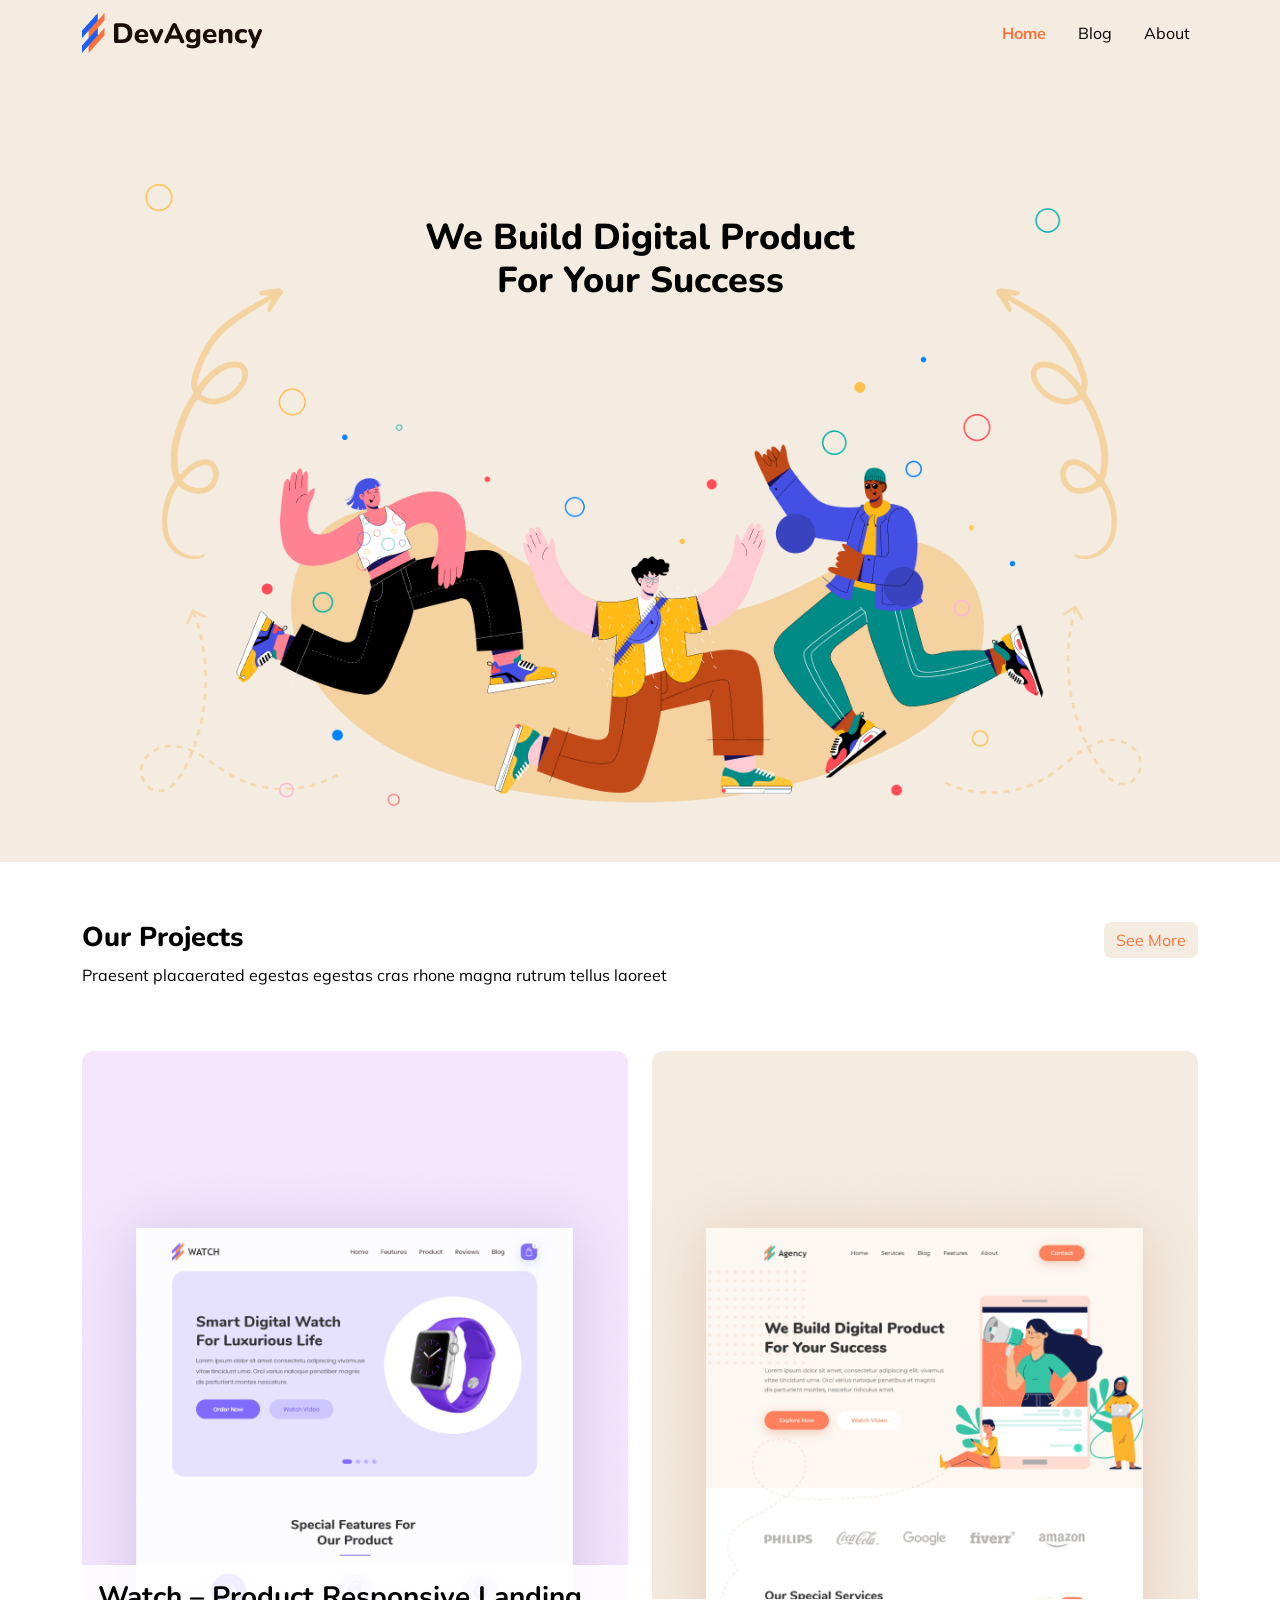
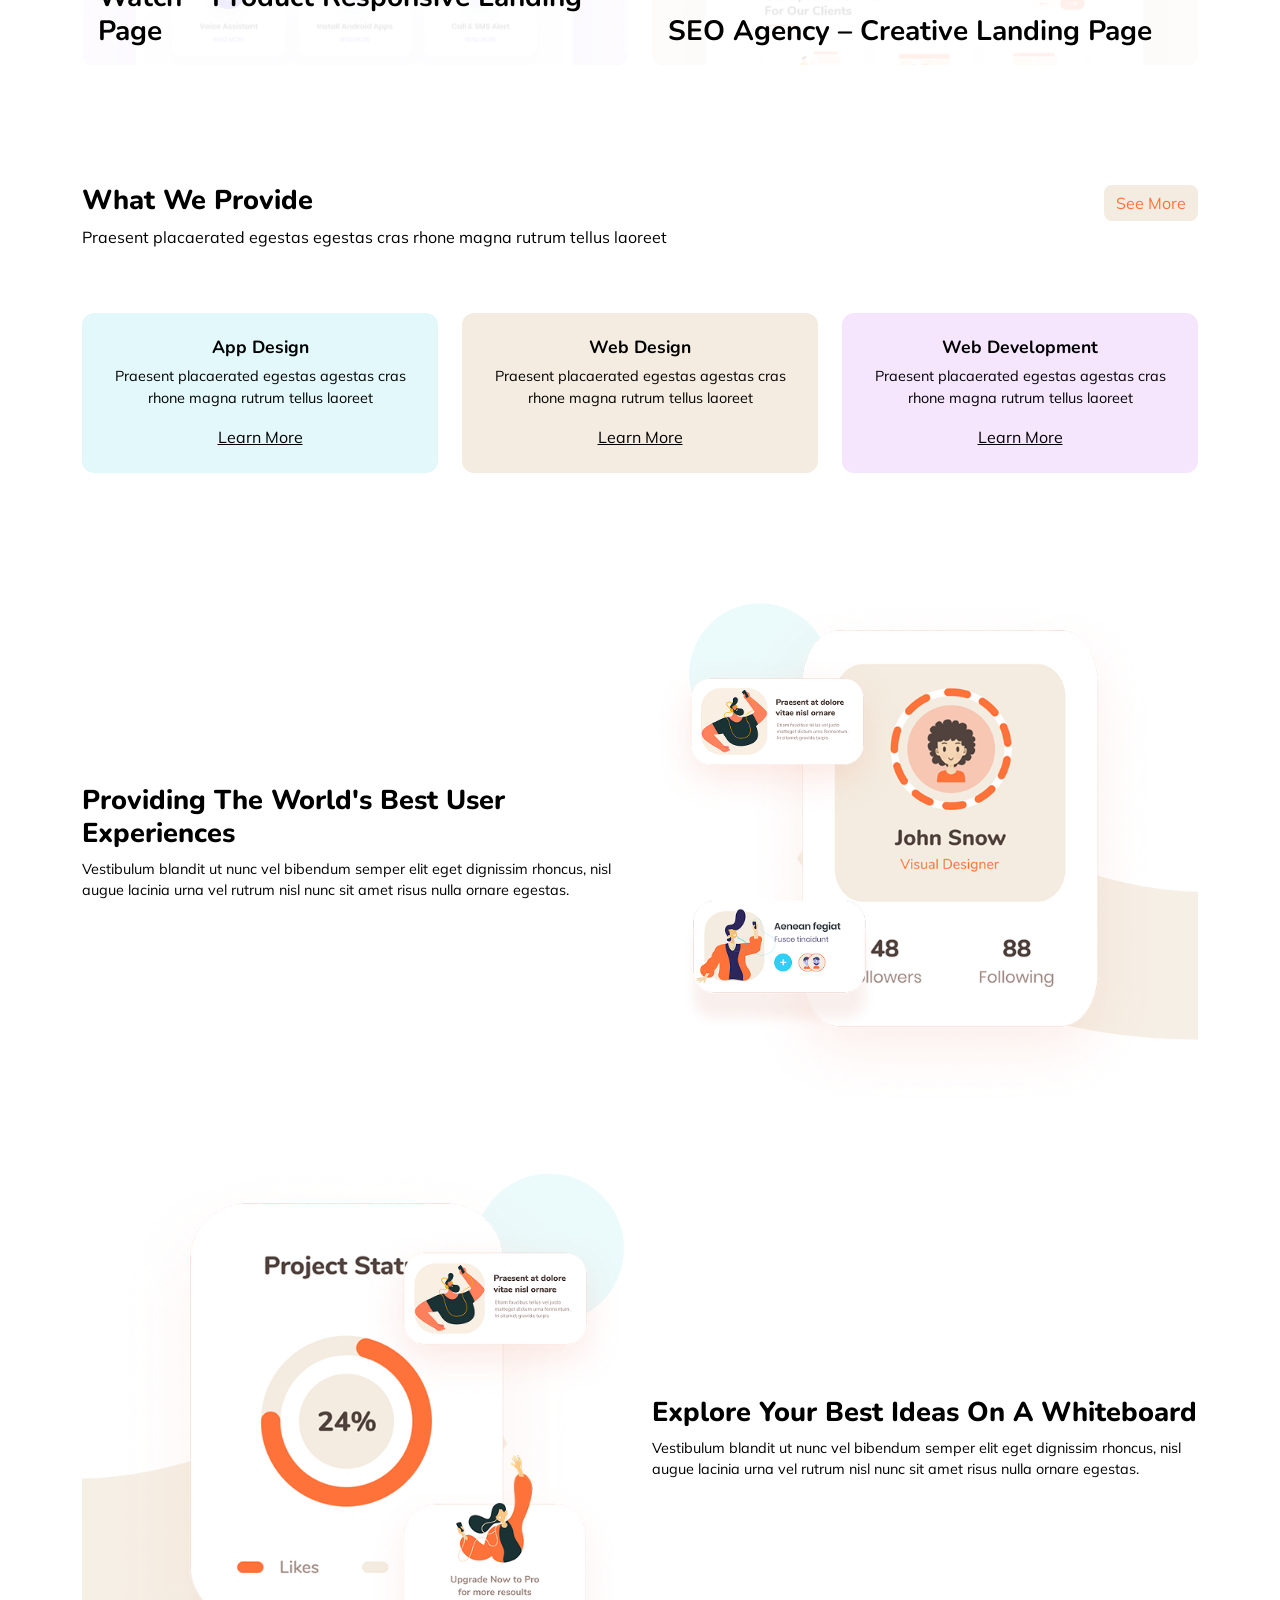
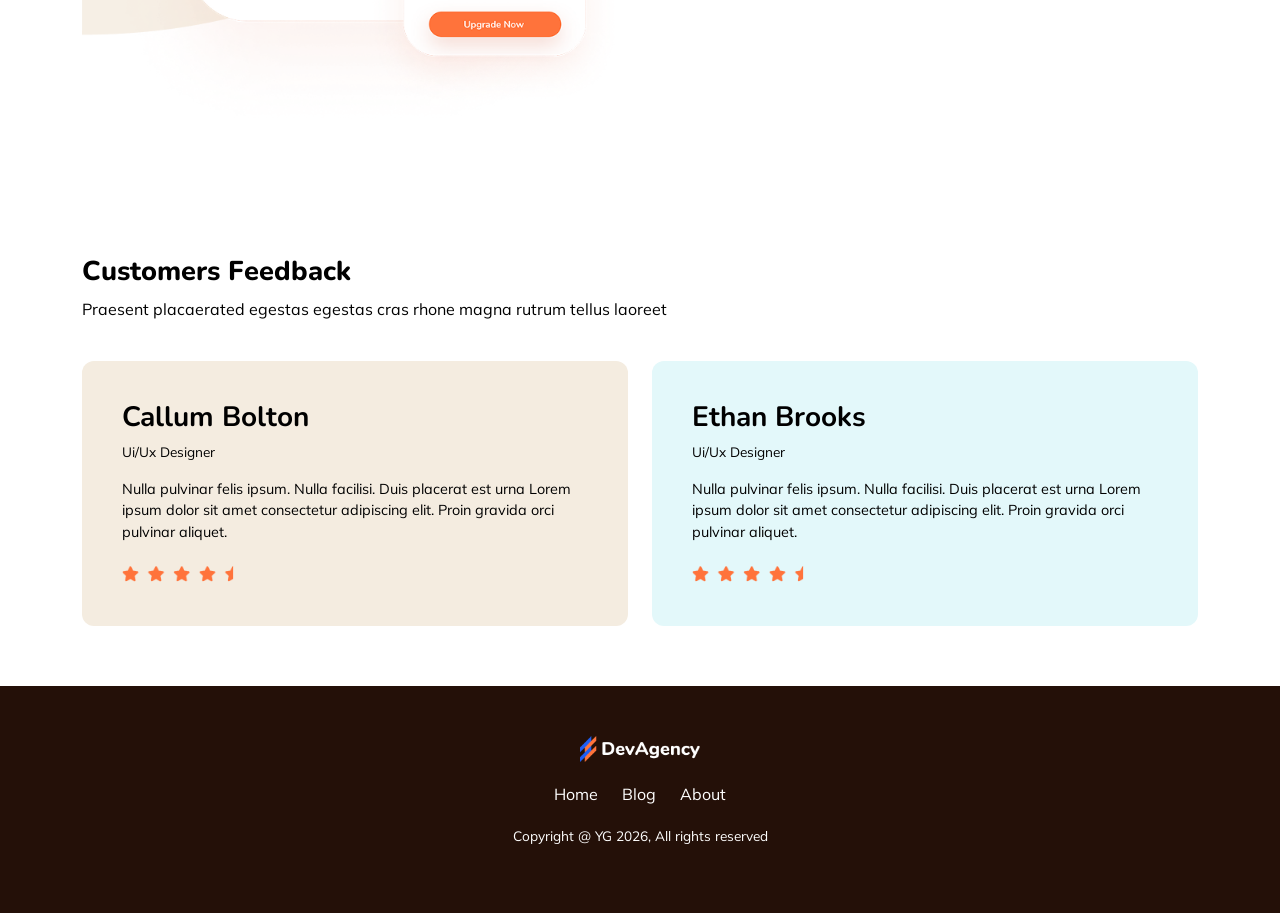
<file: index.html>
<!DOCTYPE html>
<html lang="en">
<head>
  <meta charset="UTF-8" />
  <meta name="viewport" content="width=device-width, initial-scale=1.0" />
  <title>DevAgency–Home</title>
  <link href="https://cdn.jsdelivr.net/npm/bootstrap@5.3.3/dist/css/bootstrap.min.css" rel="stylesheet" />
  <link href="https://fonts.googleapis.com/css2?family=Nunito:wght@400;600;700;800&family=Mulish:wght@400;600;700&display=swap" rel="stylesheet" />
  <link rel="stylesheet" href="style.css" />
</head>
<body>

  <a class="skip-link" href="#main-content">Skip to main content</a>

  <!-- Navbar -->
  <nav class="navbar navbar-expand-lg navbar-overlay" aria-label="Main navigation">
    <div class="container">
      <a class="navbar-brand" href="index.html">
        <picture>
          <source media="(min-width: 768px)" srcset="images/logo-tablet-header.png" />
          <img src="images/logo-mobile-header.png" alt="DevAgency logo" />
        </picture>
      </a>
      <button class="navbar-toggler" type="button"
        data-bs-toggle="collapse" data-bs-target="#navbarNav"
        aria-controls="navbarNav" aria-expanded="false"
        aria-label="Toggle navigation">
        <span class="navbar-toggler-icon"></span>
      </button>
      <div class="collapse navbar-collapse justify-content-end" id="navbarNav">
        <ul class="navbar-nav gap-3">
          <li class="nav-item">
            <a class="nav-link active" aria-current="page" href="index.html">Home</a>
          </li>
          <li class="nav-item">
            <a class="nav-link" href="blog.html">Blog</a>
          </li>
          <li class="nav-item">
            <a class="nav-link" href="about.html">About</a>
          </li>
        </ul>
      </div>
    </div>
  </nav>

  <main id="main-content" itemscope itemtype="https://schema.org/WebPage">

    <!-- Hero -->
    <section class="hero-section" aria-label="Hero banner">
      <picture>
        <source media="(min-width: 768px)"
          srcset="images/home-header-img-tablet.png"
          sizes="100vw" />
        <img
          src="images/home-header-img-mobile.png"
          srcset="images/home-header-img-mobile.png 400w, images/home-header-img-tablet.png 600w"
          sizes="100vw"
          alt="Team of designers and developers working together" />
      </picture>
      <div class="hero-title">
        <h1>We Build Digital Product<br />For Your Success</h1>
      </div>
    </section>

    <!-- Our Projects -->
    <section class="our-projects" aria-label="Our Projects">
      <div class="container">
        <div class="d-flex justify-content-between align-items-start">
          <div>
            <h2>Our Projects</h2>
            <p>Praesent placaerated egestas egestas cras rhone magna rutrum tellus laoreet</p>
          </div>
          <a href="#" class="btn btn-see-more">See More</a>
        </div>
        <div class="row g-4 mt-4">
          <div class="col-12 col-md-6">
            <div class="project-card">
              <picture>
                <source media="(min-width: 768px)" srcset="images/home-ourpro-tablet-1.png" sizes="500px" />
                <img
                  src="images/home-ourpro-mobile-1.png"
                  srcset="images/home-ourpro-mobile-1.png 400w, images/home-ourpro-tablet-1.png 500w"
                  sizes="(max-width: 1439px) 90vw, 500px"
                  alt="Watch - Product Responsive Landing Page project preview" />
              </picture>
              <h3>Watch – Product Responsive Landing Page</h3>
            </div>
          </div>
          <div class="col-12 col-md-6">
            <div class="project-card">
              <picture>
                <source media="(min-width: 768px)" srcset="images/home-ourpro-tablet-2.png" sizes="500px" />
                <img
                  src="images/home-ourpro-mobile-2.png"
                  srcset="images/home-ourpro-mobile-2.png 400w, images/home-ourpro-tablet-2.png 500w"
                  sizes="(max-width: 1439px) 90vw, 500px"
                  alt="SEO Agency - Creative Landing Page project preview" />
              </picture>
              <h3>SEO Agency – Creative Landing Page</h3>
            </div>
          </div>
        </div>
      </div>
    </section>

    <!-- What We Provide -->
    <section class="what-we-provide" aria-label="What We Provide">
      <div class="container">
        <div class="d-flex justify-content-between align-items-start">
          <div>
            <h2>What We Provide</h2>
            <p>Praesent placaerated egestas egestas cras rhone magna rutrum tellus laoreet</p>
          </div>
          <a href="#" class="btn btn-see-more">See More</a>
        </div>
        <div class="row g-4 mt-4">
          <div class="col-12 col-md-4">
            <div class="provide-card">
              <h3>App Design</h3>
              <p>Praesent placaerated egestas agestas cras rhone magna rutrum tellus laoreet</p>
              <a href="#" class="learn-more">Learn More</a>
            </div>
          </div>
          <div class="col-12 col-md-4">
            <div class="provide-card">
              <h3>Web Design</h3>
              <p>Praesent placaerated egestas agestas cras rhone magna rutrum tellus laoreet</p>
              <a href="#" class="learn-more">Learn More</a>
            </div>
          </div>
          <div class="col-12 col-md-4">
            <div class="provide-card">
              <h3>Web Development</h3>
              <p>Praesent placaerated egestas agestas cras rhone magna rutrum tellus laoreet</p>
              <a href="#" class="learn-more">Learn More</a>
            </div>
          </div>
        </div>
      </div>
    </section>

    <!-- Experiences + Explore -->
    <section class="experiences-section" aria-label="User Experiences and Explore Ideas">
      <div class="container">
        <div class="row align-items-center mb-5">
          <div class="col-12 col-md-6">
            <h2>Providing The World's Best User Experiences</h2>
            <p>Vestibulum blandit ut nunc vel bibendum semper elit eget dignissim rhoncus, nisl augue lacinia urna vel rutrum nisl nunc sit amet risus nulla ornare egestas.</p>
          </div>
          <div class="col-12 col-md-6">
            <picture>
              <source media="(min-width: 768px)" srcset="images/home-provide-tablet-1.png" sizes="500px" />
              <img
                src="images/home-provide-mobile-1.png"
                srcset="images/home-provide-mobile-1.png 400w, images/home-provide-tablet-1.png 500w"
                sizes="(max-width: 1439px) 90vw, 500px"
                alt="User experience profile card illustration" />
            </picture>
          </div>
        </div>
        <div class="row align-items-center">
          <div class="col-12 col-md-6">
            <picture>
              <source media="(min-width: 768px)" srcset="images/home-provide-tablet-2.png" sizes="500px" />
              <img
                src="images/home-provide-mobile-2.png"
                srcset="images/home-provide-mobile-2.png 400w, images/home-provide-tablet-2.png 500w"
                sizes="(max-width: 1439px) 90vw, 500px"
                alt="Project statistics chart illustration" />
            </picture>
          </div>
          <div class="col-12 col-md-6">
            <h2>Explore Your Best Ideas On A Whiteboard</h2>
            <p>Vestibulum blandit ut nunc vel bibendum semper elit eget dignissim rhoncus, nisl augue lacinia urna vel rutrum nisl nunc sit amet risus nulla ornare egestas.</p>
          </div>
        </div>
      </div>
    </section>

    <!-- Customers Feedback -->
    <section class="feedback-section" aria-label="Customers Feedback">
      <div class="container">
        <h2>Customers Feedback</h2>
        <p>Praesent placaerated egestas egestas cras rhone magna rutrum tellus laoreet</p>
        <div class="row g-4 mt-2">
          <div class="col-12 col-md-6">
            <div class="feedback-card">
              <h3>Callum Bolton</h3>
              <p class="feedback-role">Ui/Ux Designer</p>
              <p>Nulla pulvinar felis ipsum. Nulla facilisi. Duis placerat est urna Lorem ipsum dolor sit amet consectetur adipiscing elit. Proin gravida orci pulvinar aliquet.</p>
              <picture>
                <source media="(min-width: 768px)" srcset="images/home-tablet-4.5stars.png" sizes="150px" />
                <img
                  src="images/home-mobile-4.5stars.png"
                  srcset="images/home-mobile-4.5stars.png 100w, images/home-tablet-4.5stars.png 150w"
                  sizes="(max-width: 1439px) 100px, 150px"
                  alt="4.5 star rating" />
              </picture>
            </div>
          </div>
          <div class="col-12 col-md-6">
            <div class="feedback-card">
              <h3>Ethan Brooks</h3>
              <p class="feedback-role">Ui/Ux Designer</p>
              <p>Nulla pulvinar felis ipsum. Nulla facilisi. Duis placerat est urna Lorem ipsum dolor sit amet consectetur adipiscing elit. Proin gravida orci pulvinar aliquet.</p>
              <picture>
                <source media="(min-width: 768px)" srcset="images/home-tablet-4.5stars.png" sizes="150px" />
                <img
                  src="images/home-mobile-4.5stars.png"
                  srcset="images/home-mobile-4.5stars.png 100w, images/home-tablet-4.5stars.png 150w"
                  sizes="(max-width: 1439px) 100px, 150px"
                  alt="4.5 star rating" />
              </picture>
            </div>
          </div>
        </div>
      </div>
    </section>

  </main>

  <!-- Footer -->
  <footer class="site-footer" aria-label="Site footer">
    <div class="container">
      <a href="index.html">
        <picture>
          <source media="(min-width: 768px)" srcset="images/logo-tablet-footer.png" />
          <img src="images/logo-mobile-footer.png" alt="DevAgency logo" />
        </picture>
      </a>
      <ul class="footer-nav">
        <li><a href="index.html">Home</a></li>
        <li><a href="blog.html">Blog</a></li>
        <li><a href="about.html">About</a></li>
      </ul>
      <p class="copyright d-none d-md-block">Copyright @ YG 2026, All rights reserved</p>
      <p class="copyright d-md-none">Copyright @ YG 2026</p>
    </div>
  </footer>

  <script src="https://cdn.jsdelivr.net/npm/bootstrap@5.3.3/dist/js/bootstrap.bundle.min.js"></script>
</body>
</html>
</file>
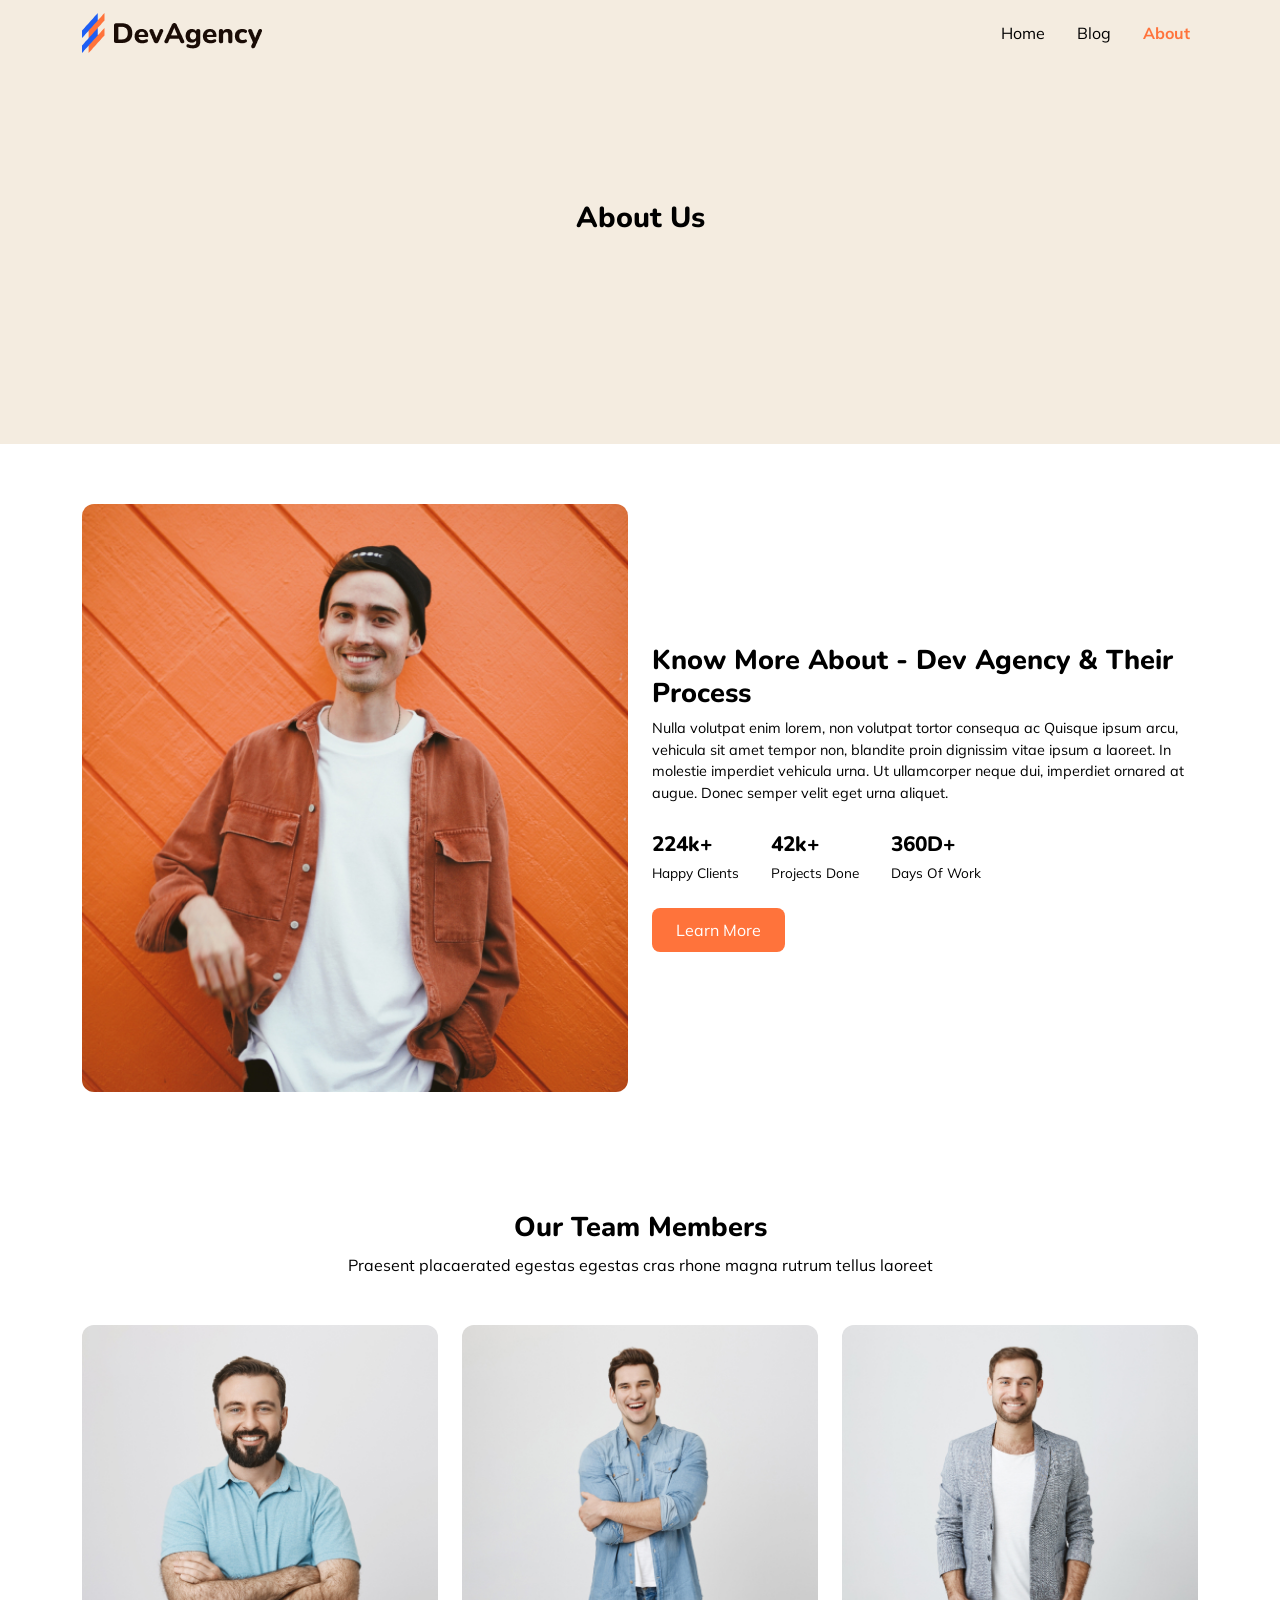
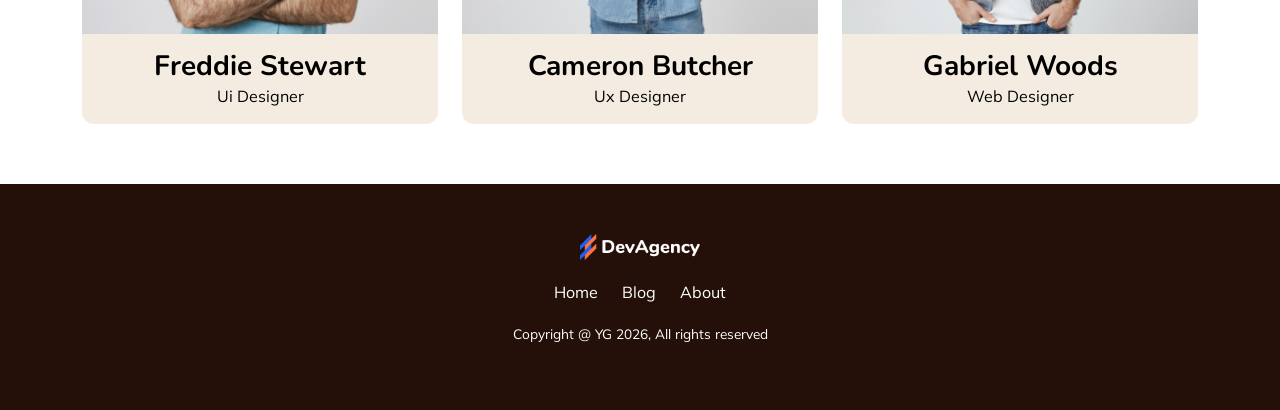
<file: about.html>
<!DOCTYPE html>
<html lang="en">
<head>
  <meta charset="UTF-8" />
  <meta name="viewport" content="width=device-width, initial-scale=1.0" />
  <title>DevAgency-About</title>
  <link href="https://cdn.jsdelivr.net/npm/bootstrap@5.3.3/dist/css/bootstrap.min.css" rel="stylesheet" />
  <link href="https://fonts.googleapis.com/css2?family=Nunito:wght@400;600;700;800&family=Mulish:wght@400;600;700&display=swap" rel="stylesheet" />
  <link rel="stylesheet" href="style.css" />
</head>
<body>

  <a class="skip-link" href="#main-content">Skip to main content</a>

  <!-- Navbar -->
  <nav class="navbar navbar-expand-lg navbar-overlay" aria-label="Main navigation">
    <div class="container">
      <a class="navbar-brand" href="index.html">
        <picture>
          <source media="(min-width: 768px)" srcset="images/logo-tablet-header.png" />
          <img src="images/logo-mobile-header.png" alt="DevAgency logo" />
        </picture>
      </a>
      <button class="navbar-toggler" type="button"
        data-bs-toggle="collapse" data-bs-target="#navbarNav"
        aria-controls="navbarNav" aria-expanded="false"
        aria-label="Toggle navigation">
        <span class="navbar-toggler-icon"></span>
      </button>
      <div class="collapse navbar-collapse justify-content-end" id="navbarNav">
        <ul class="navbar-nav gap-3">
          <li class="nav-item"><a class="nav-link" href="index.html">Home</a></li>
          <li class="nav-item"><a class="nav-link" href="blog.html">Blog</a></li>
          <li class="nav-item"><a class="nav-link active" aria-current="page" href="about.html">About</a></li>
        </ul>
      </div>
    </div>
  </nav>

  <main id="main-content" itemscope itemtype="https://schema.org/WebPage">

    <!-- Hero -->
    <section class="blog-hero" aria-label="About Us hero banner">
      <picture>
        <source media="(min-width: 768px)"
          srcset="images/blog-bg-header-tablet.png"
          sizes="100vw" />
        <img
          src="images/blog-bg-header-mobile.png"
          srcset="images/blog-bg-header-mobile.png 400w, images/blog-bg-header-tablet.png 1200w"
          sizes="100vw"
          alt="About Us page header background" />
      </picture>
      <div class="blog-hero-title">
        <h1>About Us</h1>
      </div>
    </section>

    <!-- Know More -->
    <section class="know-more" aria-label="Know More About Dev Agency">
      <div class="container">
        <div class="row align-items-center gy-4 gy-md-0">

          <div class="col-12 col-md-6">
            <picture>
              <source media="(min-width: 768px)" srcset="images/about-know-more-about-tablet.jpg" sizes="500px" />
              <img
                src="images/about-know-more-about-mobile.jpg"
                srcset="images/about-know-more-about-mobile.jpg 400w, images/about-know-more-about-tablet.jpg 500w"
                sizes="(max-width: 1439px) 90vw, 500px"
                alt="Dev Agency team member" />
            </picture>
          </div>

          <div class="col-12 col-md-6">
            <h2>Know More About - Dev Agency & Their Process</h2>
            <p>Nulla volutpat enim lorem, non volutpat tortor consequa ac Quisque ipsum arcu, vehicula sit amet tempor non, blandite proin dignissim vitae ipsum a laoreet. In molestie imperdiet vehicula urna. Ut ullamcorper neque dui, imperdiet ornared at augue. Donec semper velit eget urna aliquet.</p>
            <div class="about-stats">
              <div>
                <strong>224k+</strong>
                <span>Happy Clients</span>
              </div>
              <div>
                <strong>42k+</strong>
                <span>Projects Done</span>
              </div>
              <div>
                <strong>360D+</strong>
                <span>Days Of Work</span>
              </div>
            </div>
            <a href="#" class="btn btn-learn-more">Learn More</a>
          </div>

        </div>
      </div>
    </section>

    <!-- Our Team Members -->
    <section class="team-section" aria-label="Our Team Members">
      <div class="container text-center">
        <h2>Our Team Members</h2>
        <p>Praesent placaerated egestas egestas cras rhone magna rutrum tellus laoreet</p>
        <div class="row g-4 mt-4">

          <div class="col-12 col-md-4">
            <div class="team-card">
              <picture>
                <source media="(min-width: 768px)" srcset="images/about-members-fs-tablet.jpg" sizes="300px" />
                <img
                  src="images/about-members-fs-mobile.jpg"
                  srcset="images/about-members-fs-mobile.jpg 300w, images/about-members-fs-tablet.jpg 400w"
                  sizes="(max-width: 1439px) 90vw, 300px"
                  alt="Freddie Stewart UI Designer" />
              </picture>
              <div class="team-card-body">
                <h3>Freddie Stewart</h3>
                <p>Ui Designer</p>
              </div>
            </div>
          </div>

          <div class="col-12 col-md-4">
            <div class="team-card">
              <picture>
                <source media="(min-width: 768px)" srcset="images/about-members-cb-tablet.jpg" sizes="300px" />
                <img
                  src="images/about-members-cb-mobile.jpg"
                  srcset="images/about-members-cb-mobile.jpg 300w, images/about-members-cb-tablet.jpg 400w"
                  sizes="(max-width: 1439px) 90vw, 300px"
                  alt="Cameron Butcher Ux Designer" />
              </picture>
              <div class="team-card-body">
                <h3>Cameron Butcher</h3>
                <p>Ux Designer</p>
              </div>
            </div>
          </div>

          <div class="col-12 col-md-4">
            <div class="team-card">
              <picture>
                <source media="(min-width: 768px)" srcset="images/about-members-gw-tablet.jpg" sizes="300px" />
                <img
                  src="images/about-members-gw-mobile.jpg"
                  srcset="images/about-members-gw-mobile.jpg 300w, images/about-members-gw-tablet.jpg 400w"
                  sizes="(max-width: 1439px) 90vw, 300px"
                  alt="Gabriel Woods Web Designer" />
              </picture>
              <div class="team-card-body">
                <h3>Gabriel Woods</h3>
                <p>Web Designer</p>
              </div>
            </div>
          </div>

        </div>
      </div>
    </section>

  </main>

  <!-- Footer -->
  <footer class="site-footer" aria-label="Site footer">
    <div class="container">
      <a href="index.html">
        <picture>
          <source media="(min-width: 768px)" srcset="images/logo-tablet-footer.png" />
          <img src="images/logo-mobile-footer.png" alt="DevAgency logo" />
        </picture>
      </a>
      <ul class="footer-nav">
        <li><a href="index.html">Home</a></li>
        <li><a href="blog.html">Blog</a></li>
        <li><a href="about.html">About</a></li>
      </ul>
      <p class="copyright d-none d-md-block">Copyright @ YG 2026, All rights reserved</p>
      <p class="copyright d-md-none">Copyright @ YG 2026</p>
    </div>
  </footer>

  <script src="https://cdn.jsdelivr.net/npm/bootstrap@5.3.3/dist/js/bootstrap.bundle.min.js"></script>
</body>
</html>
</file>
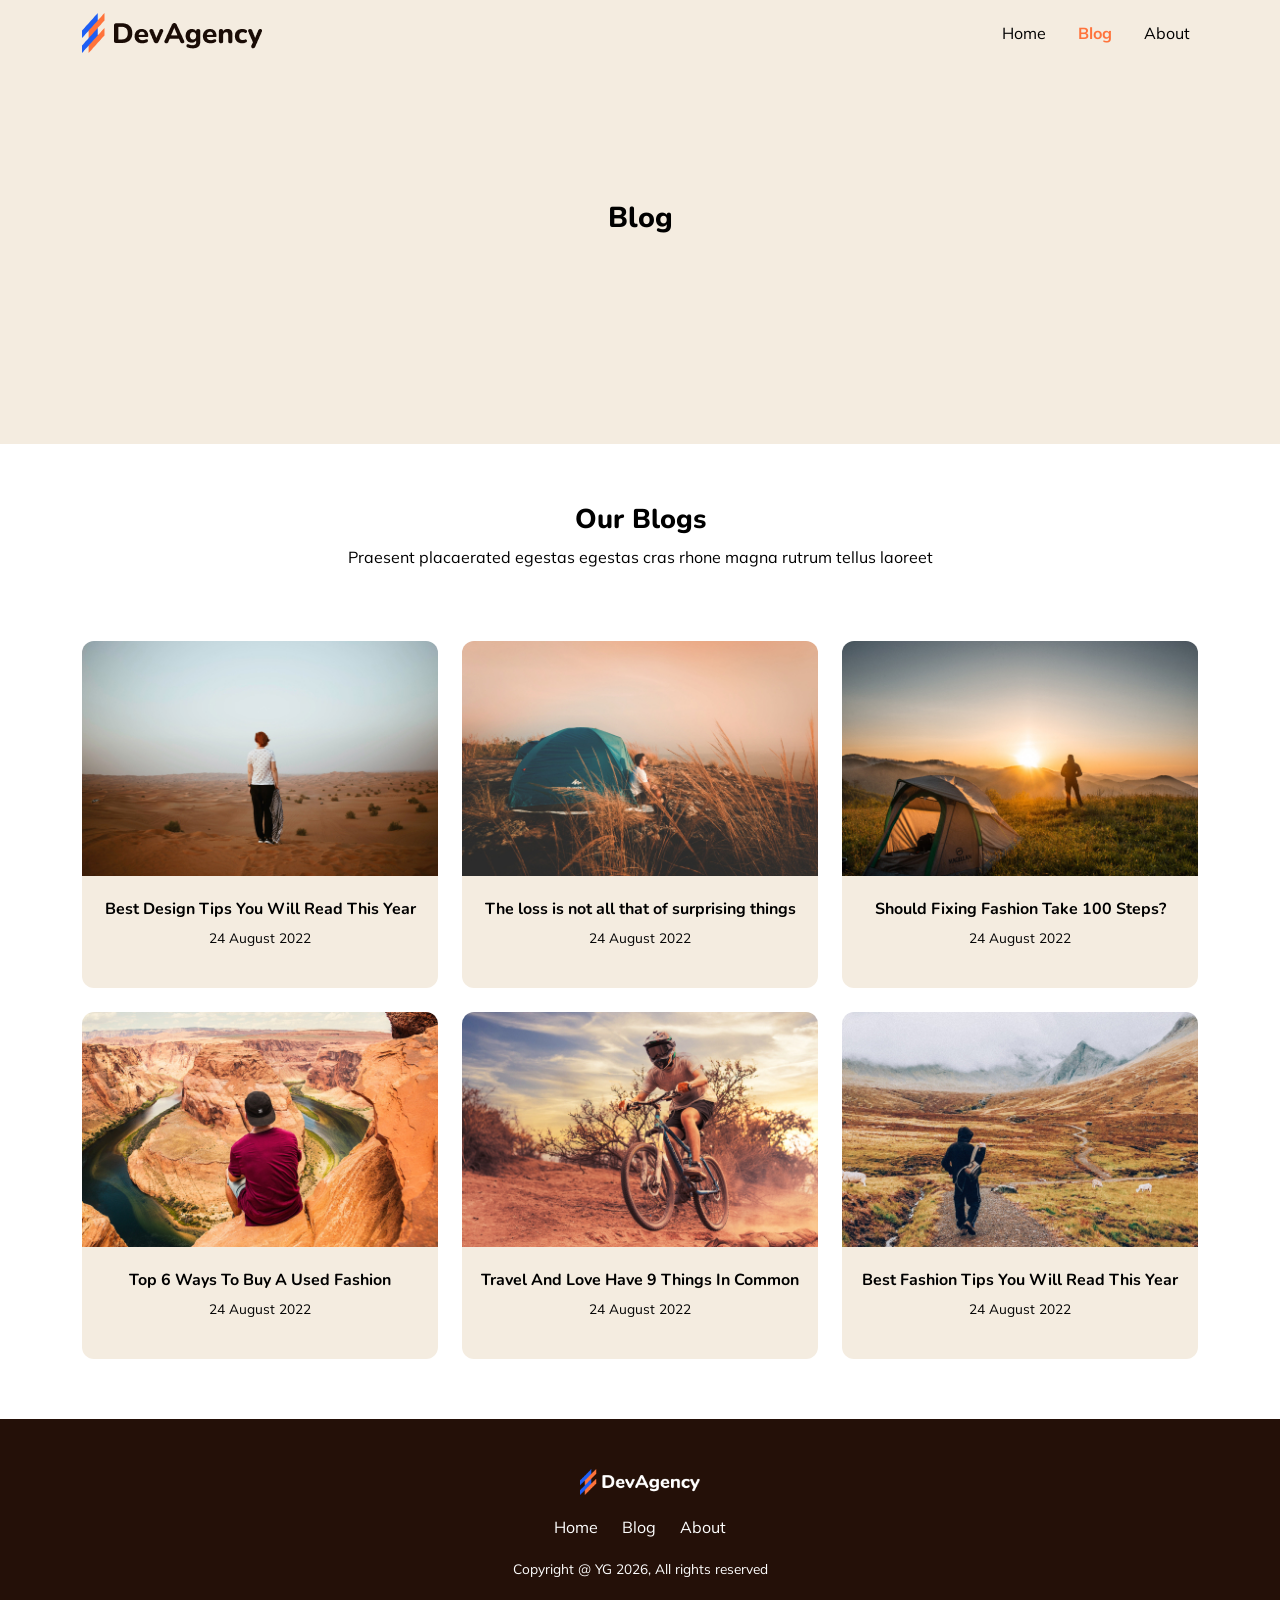
<file: blog.html>
<!DOCTYPE html>
<html lang="en">
<head>
  <meta charset="UTF-8" />
  <meta name="viewport" content="width=device-width, initial-scale=1.0" />
  <title>DevAgency-Blog</title>
  <link href="https://cdn.jsdelivr.net/npm/bootstrap@5.3.3/dist/css/bootstrap.min.css" rel="stylesheet" />
  <link href="https://fonts.googleapis.com/css2?family=Nunito:wght@400;600;700;800&family=Mulish:wght@400;600;700&display=swap" rel="stylesheet" />
  <link rel="stylesheet" href="style.css" />
</head>
<body>

  <a class="skip-link" href="#main-content">Skip to main content</a>

  <!-- Navbar -->
  <nav class="navbar navbar-expand-lg navbar-overlay" aria-label="Main navigation">
    <div class="container">
      <a class="navbar-brand" href="index.html">
        <picture>
          <source media="(min-width: 768px)" srcset="images/logo-tablet-header.png" />
          <img src="images/logo-mobile-header.png" alt="DevAgency logo" />
        </picture>
      </a>
      <button class="navbar-toggler" type="button"
        data-bs-toggle="collapse" data-bs-target="#navbarNav"
        aria-controls="navbarNav" aria-expanded="false"
        aria-label="Toggle navigation">
        <span class="navbar-toggler-icon"></span>
      </button>
      <div class="collapse navbar-collapse justify-content-end" id="navbarNav">
        <ul class="navbar-nav gap-3">
          <li class="nav-item"><a class="nav-link" href="index.html">Home</a></li>
          <li class="nav-item"><a class="nav-link active" aria-current="page" href="blog.html">Blog</a></li>
          <li class="nav-item"><a class="nav-link" href="about.html">About</a></li>
        </ul>
      </div>
    </div>
  </nav>

  <main id="main-content" itemscope itemtype="https://schema.org/WebPage">

    <!-- Hero -->
    <section class="blog-hero" aria-label="Blog hero banner">
      <picture>
        <source media="(min-width: 768px)"
          srcset="images/blog-bg-header-tablet.png"
          sizes="100vw" />
        <img
          src="images/blog-bg-header-mobile.png"
          srcset="images/blog-bg-header-mobile.png 400w, images/blog-bg-header-tablet.png 1200w"
          sizes="100vw"
          alt="Blog page header background" />
      </picture>
      <div class="blog-hero-title">
        <h1>Blog</h1>
      </div>
    </section>

    <!-- Our Blogs -->
    <section class="our-blogs" aria-label="Our Blogs">
      <div class="container text-center">
        <h2>Our Blogs</h2>
        <p>Praesent placaerated egestas egestas cras rhone magna rutrum tellus laoreet</p>
        <div class="row g-4 mt-5">

          <div class="col-12 col-md-4">
            <div class="blog-card">
              <picture>
                <source media="(min-width: 768px)" srcset="images/blog-1.jpg" sizes="(min-width: 1440px) 420px, 33vw" />
                <img src="images/blog-1.jpg" sizes="100vw" alt="Best Design Tips You Will Read This Year" />
              </picture>
              <div class="blog-card-body">
                <h3>Best Design Tips You Will Read This Year</h3>
                <p class="blog-date">24 August 2022</p>
              </div>
            </div>
          </div>

          <div class="col-12 col-md-4">
            <div class="blog-card">
              <picture>
                <source media="(min-width: 768px)" srcset="images/blog-2.jpg" sizes="(min-width: 1440px) 420px, 33vw" />
                <img src="images/blog-2.jpg" sizes="100vw" alt="The loss is not all that of surprising things" />
              </picture>
              <div class="blog-card-body">
                <h3>The loss is not all that of surprising things</h3>
                <p class="blog-date">24 August 2022</p>
              </div>
            </div>
          </div>

          <div class="col-12 col-md-4">
            <div class="blog-card">
              <picture>
                <source media="(min-width: 768px)" srcset="images/blog-3.jpg" sizes="(min-width: 1440px) 420px, 33vw" />
                <img src="images/blog-3.jpg" sizes="100vw" alt="Should Fixing Fashion Take 100 Steps?" />
              </picture>
              <div class="blog-card-body">
                <h3>Should Fixing Fashion Take 100 Steps?</h3>
                <p class="blog-date">24 August 2022</p>
              </div>
            </div>
          </div>

          <div class="col-12 col-md-4">
            <div class="blog-card">
              <picture>
                <source media="(min-width: 768px)" srcset="images/blog-4.jpg" sizes="(min-width: 1440px) 420px, 33vw" />
                <img src="images/blog-4.jpg" sizes="100vw" alt="Top 6 Ways To Buy A Used Fashion" />
              </picture>
              <div class="blog-card-body">
                <h3>Top 6 Ways To Buy A Used Fashion</h3>
                <p class="blog-date">24 August 2022</p>
              </div>
            </div>
          </div>

          <div class="col-12 col-md-4">
            <div class="blog-card">
              <picture>
                <source media="(min-width: 768px)" srcset="images/blog-5.jpg" sizes="(min-width: 1440px) 420px, 33vw" />
                <img src="images/blog-5.jpg" sizes="100vw" alt="Travel And Love Have 9 Things In Common" />
              </picture>
              <div class="blog-card-body">
                <h3>Travel And Love Have 9 Things In Common</h3>
                <p class="blog-date">24 August 2022</p>
              </div>
            </div>
          </div>

          <div class="col-12 col-md-4">
            <div class="blog-card">
              <picture>
                <source media="(min-width: 768px)" srcset="images/blog-6.jpg" sizes="(min-width: 1440px) 420px, 33vw" />
                <img src="images/blog-6.jpg" sizes="100vw" alt="Best Fashion Tips You Will Read This Year" />
              </picture>
              <div class="blog-card-body">
                <h3>Best Fashion Tips You Will Read This Year</h3>
                <p class="blog-date">24 August 2022</p>
              </div>
            </div>
          </div>

        </div>
      </div>
    </section>

  </main>

  <!-- Footer -->
  <footer class="site-footer" aria-label="Site footer">
    <div class="container">
      <a href="index.html">
        <picture>
          <source media="(min-width: 768px)" srcset="images/logo-tablet-footer.png" />
          <img src="images/logo-mobile-footer.png" alt="DevAgency logo" />
        </picture>
      </a>
      <ul class="footer-nav">
        <li><a href="index.html">Home</a></li>
        <li><a href="blog.html">Blog</a></li>
        <li><a href="about.html">About</a></li>
      </ul>
      <p class="copyright d-none d-md-block">Copyright @ YG 2026, All rights reserved</p>
      <p class="copyright d-md-none">Copyright @ YG 2026</p>
    </div>
  </footer>

  <script src="https://cdn.jsdelivr.net/npm/bootstrap@5.3.3/dist/js/bootstrap.bundle.min.js"></script>
</body>
</html>
</file>
<file: style.css>
/* ===== CSS Variables =====
   Storing colours and fonts as custom properties so they can be reused
   throughout the stylesheet without repeating values. If the brand colour
   changes, I only need to update it in one place here.
   ============================= */
:root {
  --color-bg: #ffffff;
  --color-primary: #ff733b;       /* brand orange used for buttons and active links */
  --color-text: #000000;
  --color-footer-bg: #241008;     /* dark brown footer background */
  --color-btn-see-more-bg: #f4ece0;
  --color-card-blue: #e3f8fa;     /* light blue background for first provide card */
  --color-card-beige: #f4ece0;    /* warm beige used for second card and blog card body */
  --color-card-purple: #f5e6fe;   /* soft purple for third provide card */
  --font-heading: 'Nunito', sans-serif;   /* rounded, bold font for headings */
  --font-body: 'Mulish', sans-serif;      /* clean sans-serif for body text */
}

/* ===== Base Styles =====
   Setting global defaults so all text and headings follow the design system.
   overflow-x: hidden prevents any accidental horizontal scroll on mobile.
   ======================== */
body {
  background-color: var(--color-bg);
  color: var(--color-text);
  font-family: var(--font-body);
}

h1, h2, h3 {
  font-family: var(--font-heading);
  font-weight: 800;
}

html, body {
  max-width: 100%;
  overflow-x: hidden;
}

/* ===== Skip Link =====
   Accessibility feature for keyboard users — the link is hidden off-screen
   by default (top: -100px) and only appears when focused via Tab key.
   This allows keyboard users to skip past the navigation directly to main content.
   ===================== */
.skip-link {
  position: absolute;
  top: -100px;
  left: 0;
  background: var(--color-primary);
  color: white;
  padding: 8px;
  z-index: 9999;
}

.skip-link:focus {
  top: 0;
}

/* ===== Navbar =====
   position: absolute takes the navbar out of normal document flow so it
   overlays the hero image below it. z-index: 100 keeps it above the image.
   The hero section uses position: relative as the positioning reference.
   =================== */
.navbar-overlay {
  position: absolute;
  top: 0;
  left: 0;
  width: 100%;
  z-index: 100;
}

/* On mobile, the collapsed menu drops down over the hero image.
   Without a background colour the links would be unreadable against the image,
   so a semi-transparent beige background is added only when the menu is open (.show). */
.navbar-overlay .navbar-collapse.show {
  background-color: rgba(244, 236, 224, 0.95);
  padding: 8px 16px;
  border-radius: 8px;
}

.nav-link {
  font-family: var(--font-body);
  color: var(--color-text);
}

/* Bootstrap sets its own colour for .active links, so !important is needed
   to override it with the brand orange. */
.nav-link.active {
  color: var(--color-primary) !important;
  font-weight: 700;
}

.nav-link:hover {
  color: var(--color-primary);
}

/* ===== Footer ===== */
.site-footer {
  background-color: var(--color-footer-bg);
  padding: 50px 0;
  text-align: center;
}

.site-footer img {
  width: 120px;
  margin-bottom: 20px;
}

/* Remove default list styles, align links horizontally */
.footer-nav {
  list-style: none;
  padding: 0;
  display: flex;
  justify-content: center;
  gap: 24px;
  margin-bottom: 20px;
}

.footer-nav a {
  color: white;
  text-decoration: none;
  font-family: var(--font-body);
}

.footer-nav a:hover {
  color: var(--color-primary);
}

.copyright {
  color: white;
  font-family: var(--font-body);
  font-size: 0.85rem;
}

@media (min-width: 1440px) {
  .site-footer {
      padding: 100px 0;
  }

  .site-footer img {
      width: 150px;
  }
}

/* ===== Home - Hero ===== */
.hero-section {
  position: relative;
}

.hero-section picture {
  display: block;
}

.hero-section img {
  width: 100%;
  display: block;
}

.hero-title {
  position: absolute;
  top: 25%;
  left: 50%;
  transform: translateX(-50%);
  width: 100%;
  text-align: center;
}

.hero-title h1 {
  font-family: var(--font-heading);
  font-weight: 800;
  font-size: 1.5rem;
}

@media (min-width: 1440px) {
  .hero-title h1 {
    font-size: 3rem;
  }
}

/* ===== Home - Our Projects ===== */
.our-projects {
  padding: 60px 0;
}

.our-projects h2 {
  font-family: var(--font-heading);
  font-weight: 800;
  font-size: 1.5rem;
}

.our-projects p {
  font-family: var(--font-body);
  color: var(--color-text);
}

/* white-space: nowrap prevents button text from wrapping */
.btn-see-more {
  background-color: var(--color-btn-see-more-bg);
  color: var(--color-primary);
  font-family: var(--font-body);
  border: none;
  border-radius: 8px;
  white-space: nowrap;
}

/* ===== Project Card Image Overlay =====
   CSS Grid is used to overlay the h3 title on top of the image.
   Both the <picture> and the <h3> are placed in the same grid cell (1 / 1).
   align-self: end pushes the title to the bottom of the cell.
   This is more reliable than position: absolute because the grid cell
   automatically sizes itself to the image height.
   ======================================= */
.project-card {
  border-radius: 12px;
  overflow: hidden;
  display: grid;
}

.project-card picture {
  display: block;
  grid-area: 1 / 1;
}

.project-card h3 {
  grid-area: 1 / 1;
  align-self: end;
  z-index: 1;
  font-family: var(--font-heading);
  font-weight: 700;
  background-color: rgba(255, 255, 255, 0.88);
  padding: 16px;
  margin: 0;
}

.project-card img {
  width: 100%;
  display: block;
}

/* ===== Home - What We Provide ===== */
.what-we-provide {
  padding: 60px 0;
}

.what-we-provide h2 {
  font-family: var(--font-heading);
  font-weight: 800;
  font-size: 1.5rem;
}

.what-we-provide p {
  font-family: var(--font-body);
  color: var(--color-text);
}

/* height: 100% makes all three cards in the same row stretch to equal height,
   so the row looks balanced even if one card has slightly more text. */
.provide-card {
  padding: 24px;
  border-radius: 12px;
  height: 100%;
  text-align: center;
}

/* Targeting the parent column (col-md-4) rather than the card itself.
   Each card is the first child of its own column div, so .provide-card:nth-child(n)
   would always match nth-child(1). Targeting the column instead correctly
   selects the 1st, 2nd, and 3rd column in the row. */
.col-md-4:nth-child(1) .provide-card {
  background-color: var(--color-card-blue);
}

.col-md-4:nth-child(2) .provide-card {
  background-color: var(--color-card-beige);
}

.col-md-4:nth-child(3) .provide-card {
  background-color: var(--color-card-purple);
}

.provide-card h3 {
  font-family: var(--font-heading);
  font-weight: 700;
  font-size: 1.1rem;
}

.provide-card p {
  font-family: var(--font-body);
  font-size: 0.9rem;
}

.learn-more {
  color: var(--color-text);
  text-decoration: underline;
  font-family: var(--font-body);
}

.learn-more:hover {
  color: var(--color-primary);
}

@media (min-width: 1440px) {
  .what-we-provide h2 {
      font-size: 3.5rem;
  }

  .provide-card {
      padding: 60px 40px;
  }

  .provide-card h3 {
      font-size: 1.6rem;
  }

  .provide-card p {
      font-size: 1.3rem;
  }
}

/* ===== Home - Experiences + Explore ===== */
.experiences-section {
  padding: 60px 0;
}

.experiences-section h2 {
  font-family: var(--font-heading);
  font-weight: 800;
  font-size: 1.5rem;
}

.experiences-section p {
  font-family: var(--font-body);
  color: var(--color-text);
  font-size: 0.9rem;
}

.experiences-section img {
  width: 100%;
  display: block;
}

@media (min-width: 1440px) {
  .experiences-section h2 {
      font-size: 3.5rem;
  }

  .experiences-section p {
      font-size: 1.3rem;
  }
}

/* ===== Home - Customers Feedback ===== */
.feedback-section {
  padding: 60px 0;
}

.feedback-section h2 {
  font-family: var(--font-heading);
  font-weight: 800;
  font-size: 1.5rem;
}

.feedback-section > .container > p {
  font-family: var(--font-body);
  color: var(--color-text);
}

.feedback-card {
  padding: 40px;
  border-radius: 12px;
  height: 100%;
}

.col-md-6:nth-child(1) .feedback-card {
  background-color: var(--color-card-beige);
}

.col-md-6:nth-child(2) .feedback-card {
  background-color: var(--color-card-blue);
}

.feedback-card h3 {
  font-family: var(--font-heading);
  font-weight: 700;
  color: var(--color-text);
}

.feedback-card .feedback-role {
  font-family: var(--font-body);
  color: var(--color-text);
  font-size: 0.85rem;
}

.feedback-card p {
  font-family: var(--font-body);
  font-size: 0.9rem;
}

.feedback-card img {
  width: 120px;
}

@media (min-width: 1440px) {
  .feedback-section h2 {
      font-size: 3.5rem;
  }

  .feedback-card {
      padding: 60px;
  }

  .feedback-card img {
      width: 150px;
  }
}

/* ===== Blog + About - Hero ===== */
/* position: relative allows title to be placed over the image */
.blog-hero {
  position: relative;
}

.blog-hero img {
  width: 100%;
  display: block;
}

/* Centered over the hero image using absolute positioning */
.blog-hero-title {
  position: absolute;
  top: 50%;
  left: 50%;
  transform: translate(-50%, -50%);
}

.blog-hero-title h1 {
  font-family: var(--font-heading);
  font-weight: 800;
  color: var(--color-text);
  white-space: nowrap;
}

/* ===== Blog - Our Blogs ===== */
.our-blogs {
  padding: 60px 0;
}

.our-blogs h2 {
  font-family: var(--font-heading);
  font-weight: 800;
  font-size: 1.5rem;
}

.our-blogs > .container > p {
  font-family: var(--font-body);
  color: var(--color-text);
}

.blog-card {
  border-radius: 12px;
  overflow: hidden;
  height: 100%;
  display: flex;
  flex-direction: column;
}

.blog-card img {
  width: 100%;
  display: block;
}

.blog-card-body {
  background-color: var(--color-card-beige);
  padding: 24px 16px;
  display: flex;
  flex-direction: column;
  justify-content: center;
  align-items: center;
  text-align: center;
  flex: 1;
}

.blog-card-body h3 {
  font-family: var(--font-heading);
  font-weight: 700;
  font-size: 1rem;
}

.blog-card-body .blog-date {
  font-family: var(--font-body);
  color: var(--color-text);
  font-size: 0.85rem;
}

@media (min-width: 1440px) {
  .blog-card-body h3 {
      font-size: 1.4rem;
  }

  .blog-card-body .blog-date {
      font-size: 1.1rem;
  }
}

/* ===== About - Know More ===== */
.know-more {
  padding: 60px 0;
}

.know-more img {
  width: 100%;
  display: block;
  border-radius: 12px;
}

.know-more h2 {
  font-family: var(--font-heading);
  font-weight: 800;
  font-size: 1.5rem;
}

.know-more p {
  font-family: var(--font-body);
  color: var(--color-text);
  font-size: 0.9rem;
}

.about-stats {
  display: flex;
  gap: 32px;
  margin: 24px 0;
}

.about-stats strong {
  display: block;
  font-family: var(--font-heading);
  font-weight: 800;
  font-size: 1.3rem;
  color: var(--color-text);
}

.about-stats span {
  font-family: var(--font-body);
  font-size: 0.85rem;
  color: var(--color-text);
}

.btn-learn-more {
  background-color: var(--color-primary);
  color: #ffffff;
  font-family: var(--font-body);
  border: none;
  border-radius: 8px;
  padding: 10px 24px;
}

.btn-learn-more:hover {
  background-color: #e85e28;
  color: #ffffff;
}

/* ===== About - Team Members ===== */
.team-section {
  padding: 60px 0;
}

.team-section h2 {
  font-family: var(--font-heading);
  font-weight: 800;
}

.team-section > .container > p {
  font-family: var(--font-body);
  color: var(--color-text);
}

.team-card {
  border-radius: 12px;
  overflow: hidden;
  height: 100%;
  display: flex;
  flex-direction: column;
}

.team-card img {
  width: 100%;
  display: block;
}

.team-card-body {
  background-color: var(--color-card-beige);
  padding: 16px;
  text-align: center;
  flex: 1;
}

.team-card-body h3 {
  font-family: var(--font-heading);
  font-weight: 700;
  color: var(--color-text);
  margin: 0;
}

.team-card-body p {
  font-family: var(--font-body);
  color: var(--color-text);
  margin: 0;
}

/* ===== Desktop (>=1440px) ===== */
@media (min-width: 1440px) {
  .know-more h2 {
      font-size: 4rem;
  }

  .know-more p {
      font-size: 2rem;
  }

  .about-stats strong {
      font-size: 3rem;
  }

  .about-stats span {
      font-size: 2rem;
  }

  .btn-learn-more {
      font-size: 1.2rem;
      padding: 16px 40px;
  }
}

/* ===== Tablet (768px - 1439px) =====
   At tablet width, Bootstrap switches to multi-column layout (col-md-*).
   Font sizes for hero titles are increased here because the wider viewport
   has more visual space — the default mobile size would look too small.
   Section headings are left at their base size since 1.5rem already reads
   well at tablet; they scale up again at desktop (1440px+).
   ===================================== */
@media (min-width: 768px) and (max-width: 1439px) {

  /* Hero h1 at tablet needs to be larger to fill the wider image */
  .hero-title h1 {
      font-size: 2.25rem;
  }

  /* Blog and About hero titles are centered over the background image */
  .blog-hero-title h1 {
      font-size: 1.8rem;
  }

  /* Section h2 headings scale up from mobile (1.5rem) at tablet */
  .our-projects h2,
  .what-we-provide h2,
  .experiences-section h2,
  .feedback-section h2,
  .our-blogs h2,
  .know-more h2,
  .team-section h2 {
      font-size: 1.7rem;
  }
}

/* ===== Desktop spacing (>=1440px) =====
   Bootstrap's default container max-width (~1320px) leaves large empty margins
   on very wide monitors. Setting max-width to 90vw makes the layout scale
   proportionally with the viewport width instead of being fixed.
   All section paddings increase at this breakpoint to use the extra vertical
   space that a large screen provides.
   ======================================= */
@media (min-width: 1440px) {
  .container {
    max-width: 90vw;
  }

  .blog-hero-title h1 {
    font-size: 3.5rem;
  }

  /* Headings not covered in section-specific desktop blocks */
  .our-projects h2,
  .our-blogs h2,
  .team-section h2 {
    font-size: 3.5rem;
  }

  .project-card h3 {
    font-size: 1.5rem;
    padding: 24px;
  }

  .team-card-body {
    padding: 48px 24px;
  }

  .team-card-body h3 {
    font-size: 1.5rem;
  }

  .team-card-body p {
    font-size: 1.2rem;
  }

  .our-projects,
  .what-we-provide,
  .experiences-section,
  .feedback-section,
  .our-blogs,
  .know-more,
  .team-section {
    padding: 120px 0;
  }
}
</file>
